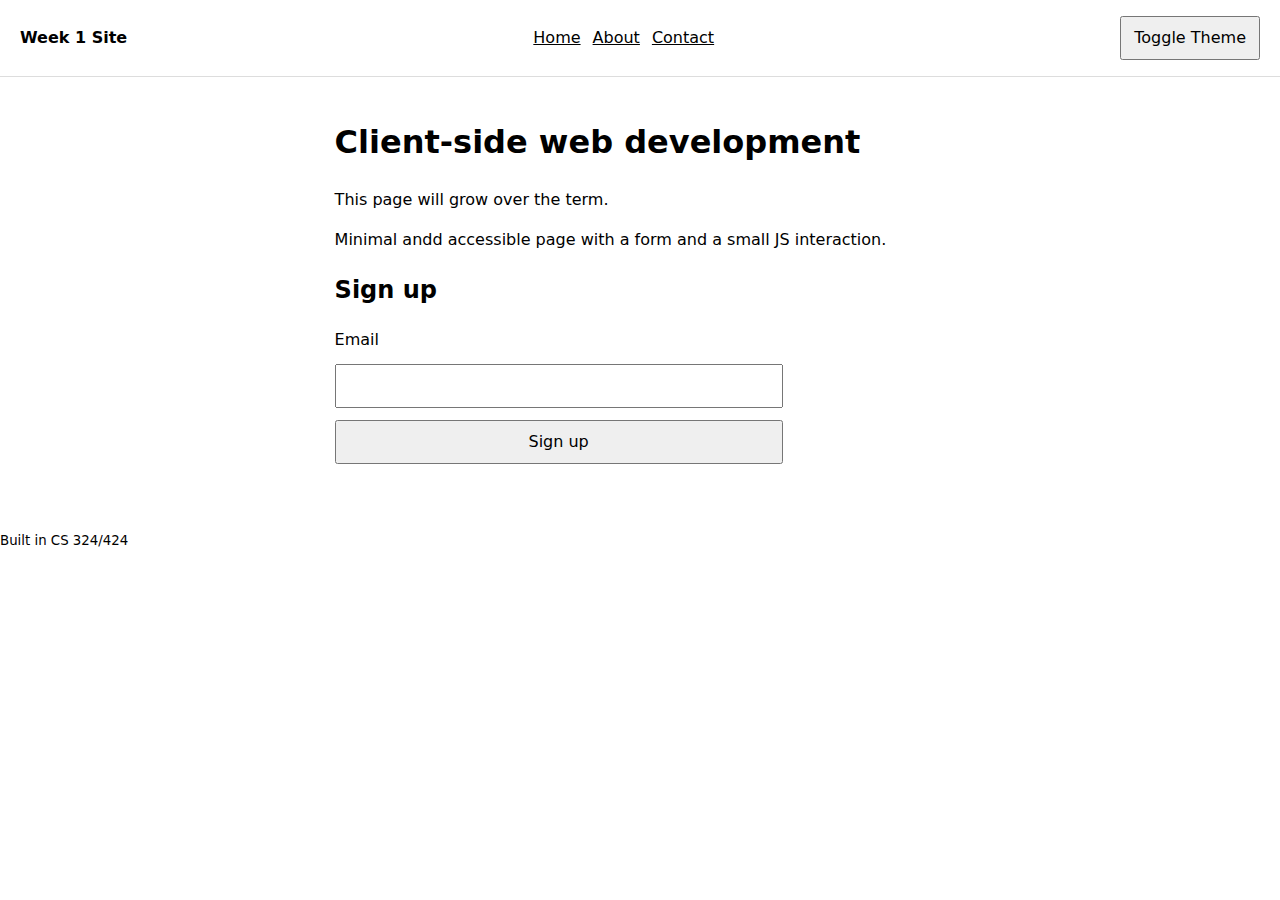
<file: WEEK1-SITE/index.html>
<!DOCTYPE html>
<html lang="en">
    <head>
        <meta charset="utf-8" />
        <meta name="viewport" content="width=device-width, initial-scale=1" />
        <title>Week 1 Site</title>
        <link rel="stylesheet" href="styles.css" />
    </head>
    <body>
        <header>
            <p class="site-title">Week 1 Site</p>
            <nav aria-label="Primary">
                <a href="#">Home</a>
                <a href="#">About</a>
                <a href="#">Contact</a>
            </nav>
            <button id="theme-toggle" type="button">Toggle Theme</button>
        </header>

        <main id="main">
            <h1>Client-side web development</h1>
            <p>This page will grow over the term.</p>
            <p>Minimal andd accessible page with a form and a small JS interaction.</p>

            <section aria-labelledby="signup-title">
                <h2 id="signup-title">Sign up</h2>
                
                <form id="signup-form">
                    <label for="email">Email</label>
                    <input id="email" name="email" type="email" autocomplete="email" required />
                    
                    <button type="submit">Sign up</button>
                    
                    <p id="form-message" role="status"></p>
                </form>
            </section>
        </main>

        <footer>
            <small>Built in CS 324/424</small>
        </footer>
        <script src="app.js"></script>
    </body>
</html>
</file>
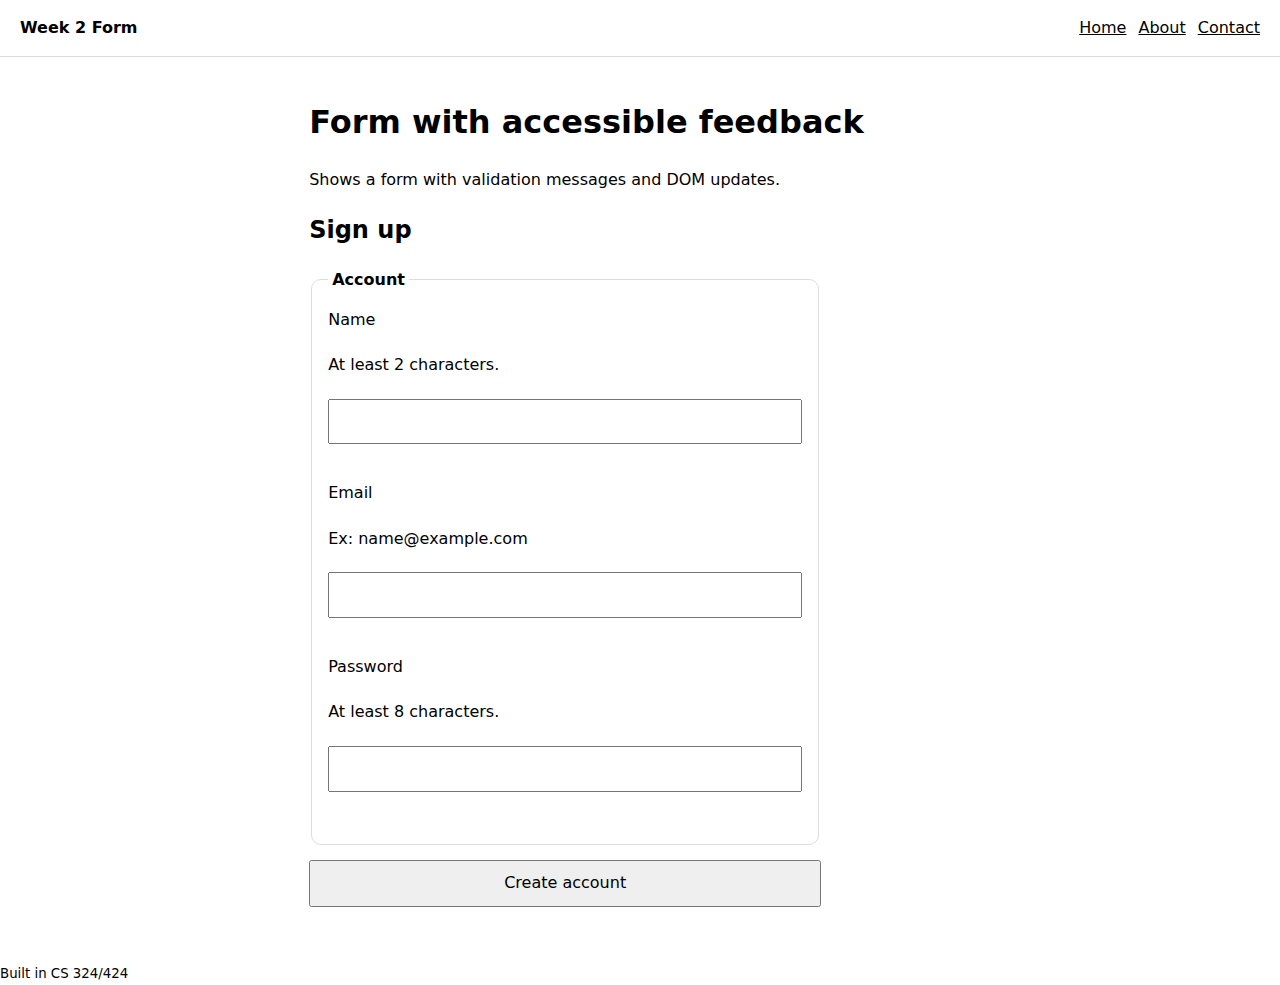
<file: WEEK2-FORM/index.html>
<!doctype html>
<html lang="en">
  <head>
    <meta charset="utf-8" />
    <meta name="viewport" content="width=device-width, initial-scale=1" />
    <title>Week 2 — Form Feedback</title>
    <link rel="stylesheet" href="styles.css" />
  </head>
  <body>
    <a class="skip-link" href="#main">Skip to content</a>

    <header>
      <p class="site-title">Week 2 Form</p>
      <nav aria-label="Primary">
        <a href="#">Home</a>
        <a href="#">About</a>
        <a href="#">Contact</a>
      </nav>
    </header>

    <main id="main">
      <h1>Form with accessible feedback</h1>
      <p>
        Shows a form with validation messages and DOM updates.
      </p>

      <section aria-labelledby="signup-title">
        <h2 id="signup-title">Sign up</h2>

        <form id="signup-form" novalidate>
          <fieldset>
            <legend>Account</legend>

            <div class="field">
              <label for="name">Name</label>
              <p id="name-help">At least 2 characters.</p>

              <input id="name" name="name" type="text" autocomplete="name" required minlength="2" aria-describedby="name-help" />
              <p class="field-error" id="name-error"></p>
            </div>

            <div class="field">
              <label for="email">Email</label>
              <p id="email-help">Ex: name@example.com</p>

              <input id="email" name="email" type="email" autocomplete="email" required aria-describedby="email-help" />
              <p class="field-error" id="email-error"></p>
            </div>

            <div class="field">
              <label for="password">Password</label>
              <p id="password-help">At least 8 characters.</p>

              <input id="password" name="password" type="password" required minlength="8" aria-describedby="password-help" />
              <p class="field-error" id="password-error"></p>
              
            </div>
          </fieldset>

          <button type="submit">Create account</button>

          <p id="form-message" role="status" aria-live="polite" class="form-message"></p>
        </form>
      </section>
    </main>

    <footer>
      <small>Built in CS 324/424</small>
    </footer>

    <script src="app.js"></script>
  </body>
</html>
</file>
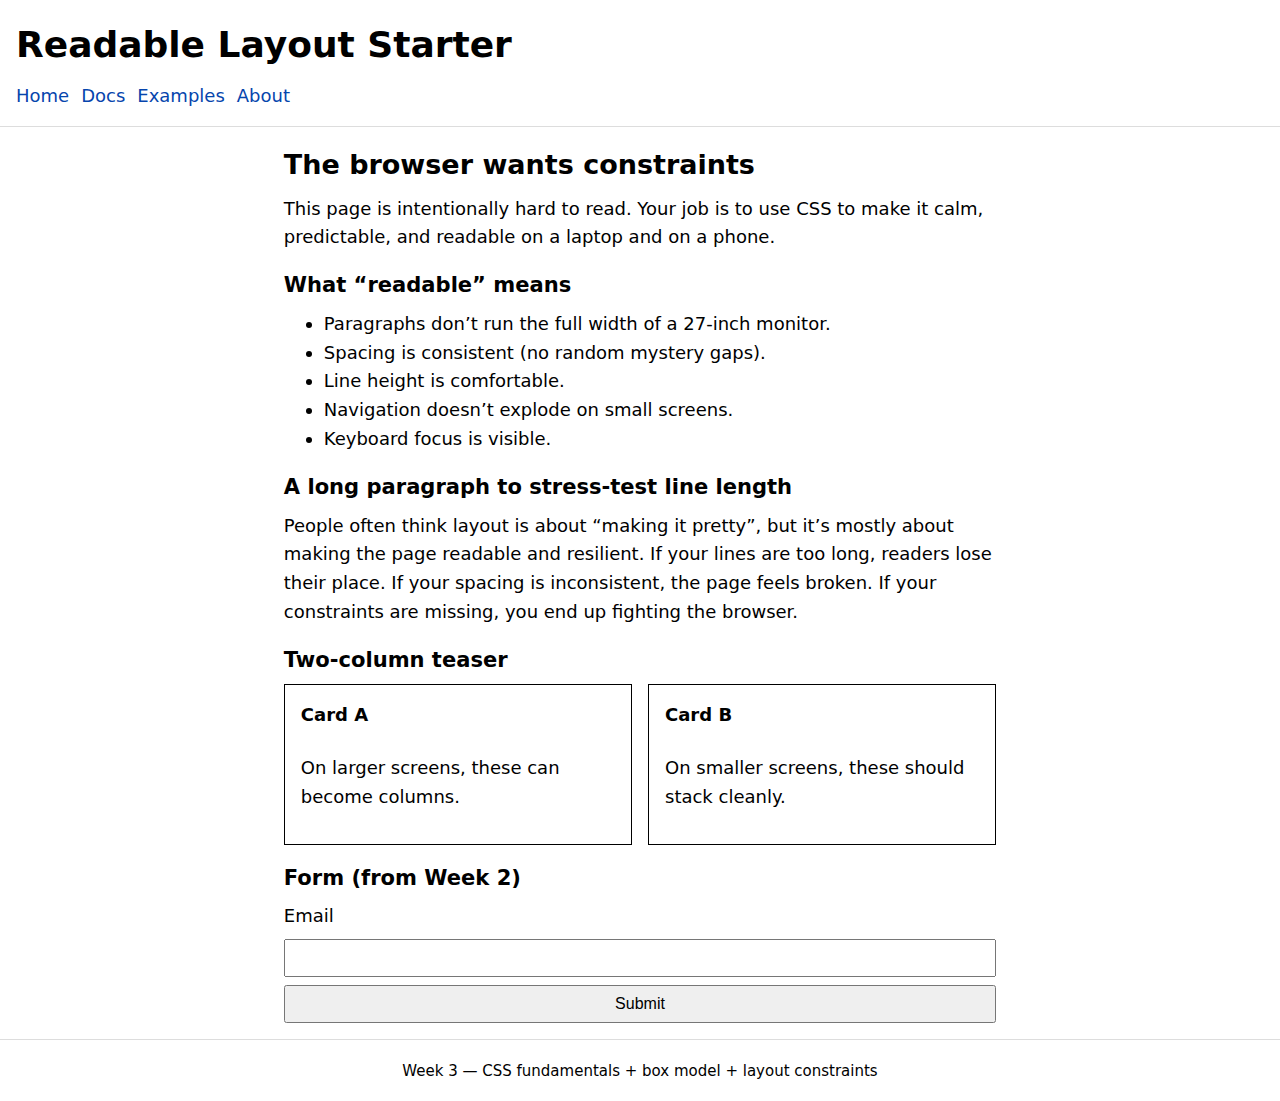
<file: WEEK3-LAYOUT/index.html>
<!doctype html>
<html lang="en">
  <head>
    <meta charset="utf-8" />
    <meta name="viewport" content="width=device-width, initial-scale=1" />
    <title>Readable Layout Starter</title>
    <link rel="stylesheet" href="styles.css" />
  </head>
  <body>
    <header>
      <h1>Readable Layout Starter</h1>
      <nav aria-label="Primary">
        <a href="#">Home</a>
        <a href="#">Docs</a>
        <a href="#">Examples</a>
        <a href="#">About</a>
      </nav>
    </header>

    <main>
      <article>
        <h2>The browser wants constraints</h2>
        <p>
          This page is intentionally hard to read. Your job is to use CSS to make it
          calm, predictable, and readable on a laptop and on a phone.
        </p>

        <h3>What “readable” means</h3>
        <ul>
          <li>Paragraphs don’t run the full width of a 27-inch monitor.</li>
          <li>Spacing is consistent (no random mystery gaps).</li>
          <li>Line height is comfortable.</li>
          <li>Navigation doesn’t explode on small screens.</li>
          <li>Keyboard focus is visible.</li>
        </ul>

        <h3>A long paragraph to stress-test line length</h3>
        <p>
          People often think layout is about “making it pretty”, but it’s mostly about
          making the page readable and resilient. If your lines are too long, readers
          lose their place. If your spacing is inconsistent, the page feels broken.
          If your constraints are missing, you end up fighting the browser.
        </p>

        <h3>Two-column teaser</h3>
        <section class="teaser">
          <div class="card">
            <h4>Card A</h4>
            <p>On larger screens, these can become columns.</p>
          </div>
          <div class="card">
            <h4>Card B</h4>
            <p>On smaller screens, these should stack cleanly.</p>
          </div>
        </section>

        <h3>Form (from Week 2)</h3>
        <form>
          <label for="email">Email</label>
          <input id="email" name="email" type="email" required />
          <button type="submit">Submit</button>
        </form>
      </article>
    </main>

    <footer>
      <small>Week 3 — CSS fundamentals + box model + layout constraints</small>
    </footer>
  </body>
</html>
</file>
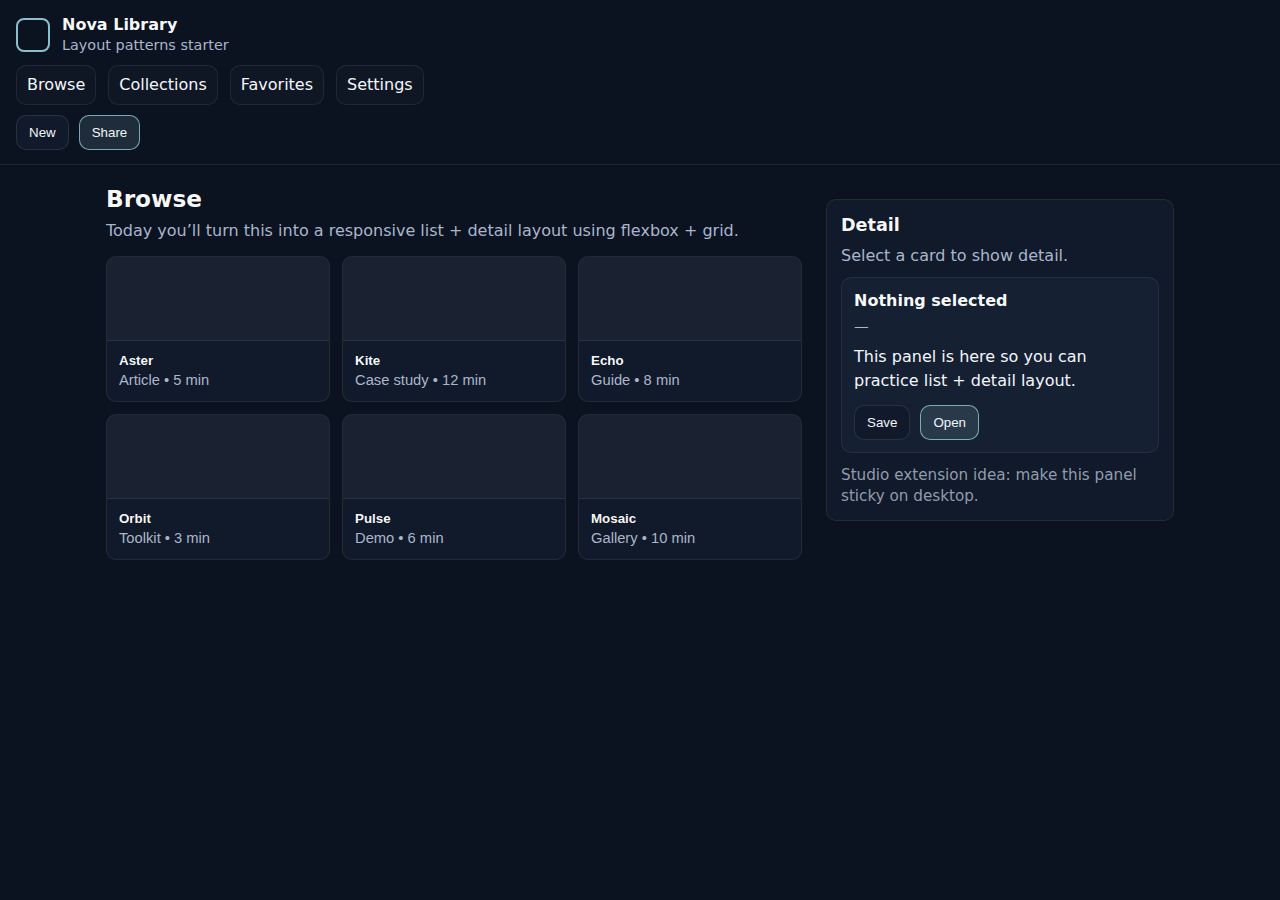
<file: WEEK4-PATTERNS/index.html>
<!doctype html>
<html lang="en">
  <head>
    <meta charset="utf-8" />
    <meta name="viewport" content="width=device-width, initial-scale=1" />
    <title>Week 4 Starter — Layout Patterns</title>
    <link rel="stylesheet" href="styles.css" />
  </head>
  <body>
    <header class="site-header">
      <div class="brand">
        <div class="logo" aria-hidden="true"></div>
        <div>
          <div class="title">Nova Library</div>
          <div class="subtitle">Layout patterns starter</div>
        </div>
      </div>

      <nav class="site-nav" aria-label="Primary">
        <a href="#" class="nav-link">Browse</a>
        <a href="#" class="nav-link">Collections</a>
        <a href="#" class="nav-link">Favorites</a>
        <a href="#" class="nav-link">Settings</a>
      </nav>

      <div class="actions">
        <button class="btn">New</button>
        <button class="btn btn-primary">Share</button>
      </div>
    </header>

    <main class="layout">
      <section class="list" aria-label="Cards">
        <h1 class="h1">Browse</h1>
        <p class="lede">Today you’ll turn this into a responsive list + detail layout using flexbox + grid.</p>

        <div class="card-grid" id="cardGrid">
          <button class="card" data-title="Aster" data-kind="Article" data-desc="Short, readable content block.">
            <div class="card-media"></div>
            <div class="card-body">
              <div class="card-title">Aster</div>
              <div class="card-meta">Article • 5 min</div>
            </div>
          </button>
          <button class="card" data-title="Kite" data-kind="Case study" data-desc="Layout patterns in the wild.">
            <div class="card-media"></div>
            <div class="card-body">
              <div class="card-title">Kite</div>
              <div class="card-meta">Case study • 12 min</div>
            </div>
          </button>
          <button class="card" data-title="Echo" data-kind="Guide" data-desc="A quick grid recipe using auto-fit/minmax.">
            <div class="card-media"></div>
            <div class="card-body">
              <div class="card-title">Echo</div>
              <div class="card-meta">Guide • 8 min</div>
            </div>
          </button>
          <button class="card" data-title="Orbit" data-kind="Toolkit" data-desc="Spacing systems: container padding + gap.">
            <div class="card-media"></div>
            <div class="card-body">
              <div class="card-title">Orbit</div>
              <div class="card-meta">Toolkit • 3 min</div>
            </div>
          </button>
          <button class="card" data-title="Pulse" data-kind="Demo" data-desc="Reduced-motion friendly transitions.">
            <div class="card-media"></div>
            <div class="card-body">
              <div class="card-title">Pulse</div>
              <div class="card-meta">Demo • 6 min</div>
            </div>
          </button>
          <button class="card" data-title="Mosaic" data-kind="Gallery" data-desc="Grid is great when you need rows and columns.">
            <div class="card-media"></div>
            <div class="card-body">
              <div class="card-title">Mosaic</div>
              <div class="card-meta">Gallery • 10 min</div>
            </div>
          </button>
        </div>
      </section>

      <aside class="detail" aria-label="Detail">
        <h2 class="h2">Detail</h2>
        <p class="muted">Select a card to show detail.</p>

        <div class="detail-card" id="detailCard">
          <div class="detail-title" id="detailTitle">Nothing selected</div>
          <div class="detail-meta" id="detailMeta">—</div>
          <p class="detail-desc" id="detailDesc">This panel is here so you can practice list + detail layout.</p>
          <div class="detail-actions">
            <button class="btn">Save</button>
            <button class="btn btn-primary">Open</button>
          </div>
        </div>

        <p class="hint">Studio extension idea: make this panel sticky on desktop.</p>
      </aside>
    </main>

    <script src="app.js"></script>
  </body>
</html>
</file>
<file: WEEK1-SITE/styles.css>
/* A readable default */
body {
    font-family: system-ui, -apple-system, Segoe UI, Roboto, Arial, sans-serif;
    line-height: 1.5;
    margin: 0;
    padding: 0;
}

header {
    display: flex;
    flex-wrap: wrap;
    justify-content: space-between;
    align-items: center;
    gap: 0.75rem;
    padding: 1rem 1.25rem;
    border-bottom: 1px solid #ddd;
}

nav {
    display: flex;
    gap: 0.75rem;
}

.site-title {
    margin: 0;
    font-weight: 700;
}

nav a {
    color: inherit;
}

main {
    max-width: 60ch;
    margin: 0 auto;
    padding: 1.25rem;
}

form {
    display: grid;
    gap: 0.75rem;
    max-width: 28rem;
}

input {
  font: inherit;
  padding: 0.5rem 0.6rem;
}

button {
  font: inherit;
  padding: 0.5rem 0.75rem;
}

:focus-visible {
outline: 3px solid #005fcc;
outline-offset: 2px;
}

body.dark {
    background: #111;
    color: #eee;
}

body.dark header {
    border-bottom-color: #333;
}

.skip-link {
  position: absolute;
  left: -999px;
}

.skip-link:focus {
  left: 1rem;
  top: 1rem;
  background: white;
  padding: 0.5rem;
}
</file>
<file: WEEK2-FORM/styles.css>
body {
  font-family: system-ui, -apple-system, Segoe UI, Roboto, Arial, sans-serif;
  line-height: 1.5;
  margin: 0;
  padding: 0;
}

.skip-link {
  position: absolute;
  left: -999px;
  top: 0;
  background: #005fcc;
  color: white;
  padding: 0.5rem 0.75rem;
  border-radius: 0 0 6px 0;
}

.skip-link:focus {
  left: 0.75rem;
  top: 0.75rem;
}

header {
  display: flex;
  flex-wrap: wrap;
  justify-content: space-between;
  align-items: center;
  gap: 0.75rem;
  padding: 1rem 1.25rem;
  border-bottom: 1px solid #ddd;
}

.site-title {
  margin: 0;
  font-weight: 700;
}

nav {
  display: flex;
  gap: 0.75rem;
}

nav a {
  color: inherit;
}

main {
  max-width: 65ch;
  margin: 0 auto;
  padding: 1.25rem;
}

form {
  display: grid;
  gap: 0.9rem;
  max-width: 32rem;
}

fieldset {
  border: 1px solid #ddd;
  border-radius: 10px;
  padding: 1rem;
}

legend {
  font-weight: 700;
  padding: 0 0.25rem;
}

.field {
  display: grid;
  gap: 0.35rem;
  margin-bottom: 0.75rem;
}

input {
  font: inherit;
  padding: 0.55rem 0.65rem;
}

button {
  font: inherit;
  padding: 0.6rem 0.8rem;
}

.field-error {
  margin: 0;
  min-height: 1.2em;
  color: #b00020;
}

.form-message {
  margin: 0;
  min-height: 1.2em;
}

input[aria-invalid="true"] {
  border: 2px solid #b00020;
}

:focus-visible {
  outline: 3px solid #005fcc;
  outline-offset: 2px;
}
</file>
<file: WEEK3-LAYOUT/styles.css>
/* Intentionally ugly starter CSS.

Your goal in Week 3:
- Make the page readable (constraints + spacing + line height)
- Add one responsive behavior (nav wraps, cards become columns, etc.)
- Make keyboard focus visible
*/

/* 1) Baseline / typography */

*,
*::before,
*::after {
  box-sizing: border-box;
}


body {
  margin: 0;

  font-family: system-ui, -apple-system, BlinkMacSystemFont, "Segoe UI", Roboto, sans-serif;
  /* font-family: serif; */

  line-height: 1.6;
  font-size: 18px;
} /* Added margin, line-height, font-size. Replaced font-family */

/* 2) Constrain line length */

main {
  max-width: 65ch;
  margin: 0 auto;
  padding: 1rem;
}

/* 3) Normalize spacing */

h1, h2, h3, h4, p, ul {
  margin-top: 0;
}

h1, h2, h3 {
  margin-bottom: 0.5rem;
}

p, ul {
  margin-bottom: 1rem;
}

/* Header/nav spacing */

header {
  background: #fff;
  padding: 1rem;
  border-bottom: 1px solid #ddd;
} /* Added padding and border-bottom to header */

nav {
  display: flex;
  flex-wrap: wrap;
  gap: 0.75rem;
} /* Added nav */

nav a {
  text-decoration: none;
  color: #0645ad;
  /* color: blue; */
} /* Updated color to hex, and added text-decoration */

/* Cards */

.teaser {
  /* You will likely replace this with a layout pattern (flex/grid). */
  display: grid;
  gap: 1rem;
  margin-bottom: 1rem;
}

.card {
  border: 1px solid #000;
  padding: 1rem;
}

/* *Added new content below* */

/* Form spacing */

form {
  display: flex;
  flex-direction: column;
  gap: 0.5rem;
}

input,
button {
  padding: 0.5rem;
  font-size: 1rem;
}

/* 4) Responsive behavior */

@media (min-width: 700px) {
  .teaser {
    grid-template-columns: 1fr 1fr;
  }
}

/* 5) Focus visibility */

:focus-visible {
  outline: 3px solid orange;
  outline-offset: 2px;
}

/* Footer */

footer {
  text-align: center;
  padding: 1rem;
  border-top: 1px solid #ddd;
}
</file>
<file: WEEK4-PATTERNS/styles.css>
/* Week 4 starter: intentionally incomplete.
   Goal: add flex/grid + responsive behavior.
*/

:root {
  /* Simplified, flat dark palette. */
  --bg: #0b1220;
  --panel: #111a2a;
  --panel-2: #162033;
  --text: #f3f6fb;
  --muted: #aab6cc;
  --accent: #9ad1df;
  --danger: #bf616a;

  --radius: 10px;
  --pad: 16px;
  --gap: 12px;
  --shadow: none;
}

* { box-sizing: border-box; }

html, body {
  height: 100%;
}

body {
  margin: 0;
  font-family: system-ui, -apple-system, Segoe UI, Roboto, Helvetica, Arial, sans-serif;
  color: var(--text);
  background: var(--bg);
  line-height: 1.35;
}

/* Make headings/titles read as “ink”. */
.title,
.h1,
.h2,
.card-title,
.detail-title {
  color: rgba(255, 255, 255, 0.98);
}

.site-header {
  padding: 14px 16px;
  border-bottom: 1px solid rgba(255, 255, 255, 0.08);
  background: var(--bg);
}

.brand {
  display: flex;
  align-items: center;
  gap: 12px;
}

.logo {
  width: 34px;
  height: 34px;
  border-radius: 8px;
  background: transparent;
  border: 2px solid rgba(154, 209, 223, 0.9);
}

.title { font-weight: 750; }
.subtitle { color: var(--muted); font-size: 0.9rem; }

.site-nav {
  margin-top: 10px;
  /* TODO (guided build): turn this into a flex row with gap + wrapping */
  display: flex;
  flex-wrap: wrap;
  gap: var(--gap);
}

.nav-link {
  display: inline-block;
  padding: 8px 10px;
  border-radius: 10px;
  color: var(--text);
  text-decoration: none;
  border: 1px solid rgba(255, 255, 255, 0.08);
  background: rgba(255, 255, 255, 0.02);
}

.nav-link:hover {
  background: rgba(255, 255, 255, 0.06);
  border-color: rgba(255, 255, 255, 0.16);
}

.actions {
  margin-top: 10px;
  display: flex;
  gap: 10px;
}

.btn {
  padding: 9px 12px;
  border-radius: 10px;
  border: 1px solid rgba(255, 255, 255, 0.10);
  background: var(--panel);
  color: var(--text);
}

.btn:hover {
  background: rgba(255, 255, 255, 0.04);
}

.btn-primary {
  border-color: rgba(154, 209, 223, 0.75);
  background: rgba(154, 209, 223, 0.14);
}

.btn:focus-visible,
.nav-link:focus-visible,
.card:focus-visible {
  outline: 3px solid rgba(154, 209, 223, 0.6);
  outline-offset: 3px;
}

.layout {
  padding: 18px 16px;
  max-width: 1100px;
  margin: 0 auto;

  /* TODO (studio): on wide screens become a 2-column list+detail layout */
}

@media (min-width: 900px) {
  .layout {
    display: grid;
    gap: 24px;

    grid-template-columns: 2fr 1fr;
    align-items: start;
  }

  .detail {
    margin-top: 0;
  }
}

.h1 {
  font-size: 1.45rem;
  margin: 0 0 6px;
}

.lede {
  margin: 0 0 14px;
  color: var(--muted);
  max-width: 70ch;
}

/* TODO (guided build): make .card-grid a grid gallery with auto-fit/minmax + gap */
.card-grid {
  display: grid;
  gap: var(--gap);

  grid-template-columns: repeat(
    auto-fit,
    minmax(220px, 1fr)
  );
}

/* Adds card moving up when hovering over it */
.card:hover,
.card:focus-visible {
  transform: translateY(-4px);
}

/* For those who want reduced or no motion */
/* Uncomment below to add it in. */
/*
@media (prefers-reduced-motion: reduce) {
  .card {
    transition: none;
  }

  .card:hover,
  .card:focus-visible {
    transform: none;
  }
}*/

.card {
  width: 100%;
  text-align: left;
  border: 1px solid rgba(255, 255, 255, 0.08);
  background: var(--panel);
  border-radius: var(--radius);
  padding: 0;
  overflow: hidden;
  cursor: pointer;
  /* Adds animation when hovering over cards */
  transition: transform 0.15s ease, border-color 0.15s ease;
}

.card-media {
  height: 84px;
  background: rgba(255, 255, 255, 0.04);
  border-bottom: 1px solid rgba(255, 255, 255, 0.07);
}

.card-body {
  padding: 12px 12px 13px;
}

.card-title {
  font-weight: 700;
  margin-bottom: 4px;
}

.card-meta {
  color: var(--muted);
  font-size: 0.92rem;
}

.card.is-selected {
  border-color: rgba(154, 209, 223, 0.85);
  background: rgba(255, 255, 255, 0.03);
}

.detail {
  margin-top: 16px;
  padding: 14px;
  border-radius: var(--radius);
  border: 1px solid rgba(255, 255, 255, 0.08);
  background: var(--panel);
}

.h2 { margin: 0 0 8px; font-size: 1.1rem; }
.muted { color: var(--muted); margin: 0 0 10px; }

.detail-card {
  padding: 12px;
  border-radius: 10px;
  background: var(--panel-2);
  border: 1px solid rgba(255, 255, 255, 0.07);
}

.detail-title { font-weight: 750; margin-bottom: 4px; }
.detail-meta { color: var(--muted); font-size: 0.92rem; margin-bottom: 10px; }
.detail-desc { margin: 0 0 12px; line-height: 1.5; }

.detail-actions {
  display: flex;
  gap: 10px;
}

.hint {
  margin: 12px 0 0;
  color: rgba(163, 173, 191, 0.9);
  font-size: 0.95rem;
}
</file>
